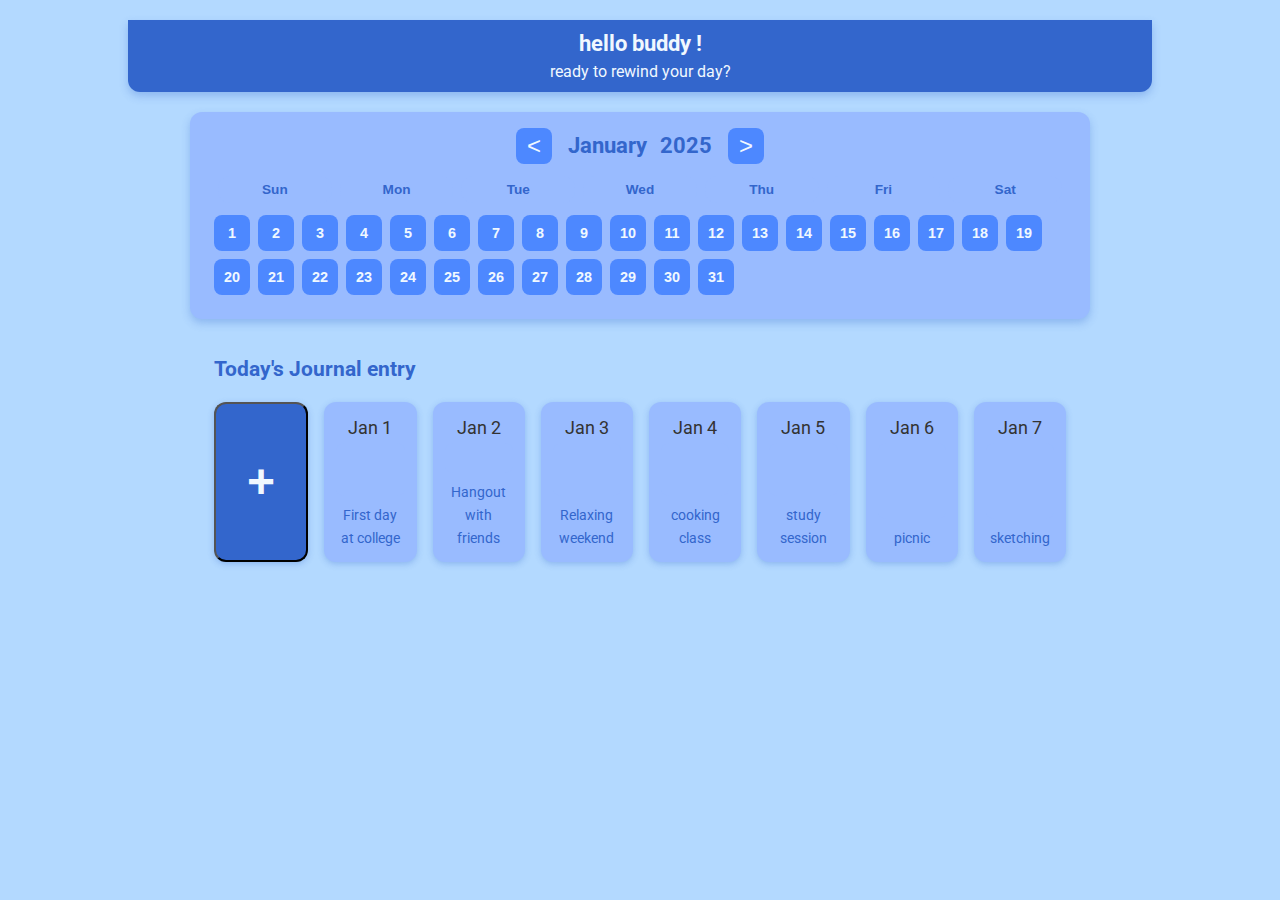
<file: entries.html>
<!DOCTYPE html>
<html lang="en">
<head>
  <meta charset="UTF-8" />
  <meta name="viewport" content="width=device-width, initial-scale=1" />
  <title>Rewind - Entries Page</title>
  <link rel="stylesheet" href="entries.css" />
  <link href="https://fonts.googleapis.com/css2?family=Roboto&display=swap" rel="stylesheet" />
</head>
<body>
  <header class="header-container">
    <p class="header-line1">hello buddy !</p>
    <p class="header-line2">ready to rewind your day?</p>
  </header>

  <section class="calendar-section">
    <div class="month-year">
      <button class="month-nav prev-month" aria-label="Previous Month"><</button>
      <div class="month-year-text">
        <span class="month-name">January</span> <span class="year">2025</span>
      </div>
      <button class="month-nav next-month" aria-label="Next Month">></button>
    </div>

    <div class="weekdays">
      <button class="weekday-btn">Sun</button>
      <button class="weekday-btn">Mon</button>
      <button class="weekday-btn">Tue</button>
      <button class="weekday-btn">Wed</button>
      <button class="weekday-btn">Thu</button>
      <button class="weekday-btn">Fri</button>
      <button class="weekday-btn">Sat</button>
    </div>

    <div class="dates-grid">
      <!-- Dates 1 to 31 for January -->
      <!-- Each date is a button -->
      <!-- For simplicity, showing 31 dates -->
      <button class="date-btn">1</button>
      <button class="date-btn">2</button>
      <button class="date-btn">3</button>
      <button class="date-btn">4</button>
      <button class="date-btn">5</button>
      <button class="date-btn">6</button>
      <button class="date-btn">7</button>
      <button class="date-btn">8</button>
      <button class="date-btn">9</button>
      <button class="date-btn">10</button>
      <button class="date-btn">11</button>
      <button class="date-btn">12</button>
      <button class="date-btn">13</button>
      <button class="date-btn">14</button>
      <button class="date-btn">15</button>
      <button class="date-btn">16</button>
      <button class="date-btn">17</button>
      <button class="date-btn">18</button>
      <button class="date-btn">19</button>
      <button class="date-btn">20</button>
      <button class="date-btn">21</button>
      <button class="date-btn">22</button>
      <button class="date-btn">23</button>
      <button class="date-btn">24</button>
      <button class="date-btn">25</button>
      <button class="date-btn">26</button>
      <button class="date-btn">27</button>
      <button class="date-btn">28</button>
      <button class="date-btn">29</button>
      <button class="date-btn">30</button>
      <button class="date-btn">31</button>
    </div>
  </section>

  <section class="journal-section">
    <p class="journal-title">Today's Journal entry</p>
    <div class="journal-previews">
      <button class="preview-box add-entry" title="Add new entry" id="add-entry-btn">
        <span class="plus-icon">+</span>
      </button>
      <div class="preview-box">
        <div class="entry-date">Jan 1</div>
        <div class="image-placeholder image1"></div>
        <div class="entry-text">First day at college</div>
      </div>
      <div class="preview-box">
        <div class="entry-date">Jan 2</div>
        <div class="image-placeholder image2"></div>
        <div class="entry-text">Hangout with friends</div>
      </div>
      <div class="preview-box">
        <div class="entry-date">Jan 3</div>
        <div class="image-placeholder image3"></div>
        <div class="entry-text">Relaxing weekend</div>
      </div>
      <div class="preview-box">
        <div class="entry-date">Jan 4</div>
        <div class="image-placeholder image4"></div>
        <div class="entry-text">cooking class</div>
      </div>
      <div class="preview-box">
        <div class="entry-date">Jan 5</div>
        <div class="image-placeholder image5"></div>
        <div class="entry-text">study session</div>
      </div>
      <div class="preview-box">
        <div class="entry-date">Jan 6</div>
        <div class="image-placeholder image6"></div>
        <div class="entry-text">picnic</div>
      </div>
      <div class="preview-box">
        <div class="entry-date">Jan 7</div>
        <div class="image-placeholder image7"></div>
        <div class="entry-text">sketching</div>
      </div>
    </div>
  </section>
  <script src="entries.js"></script>
</body>
</html>
</file>
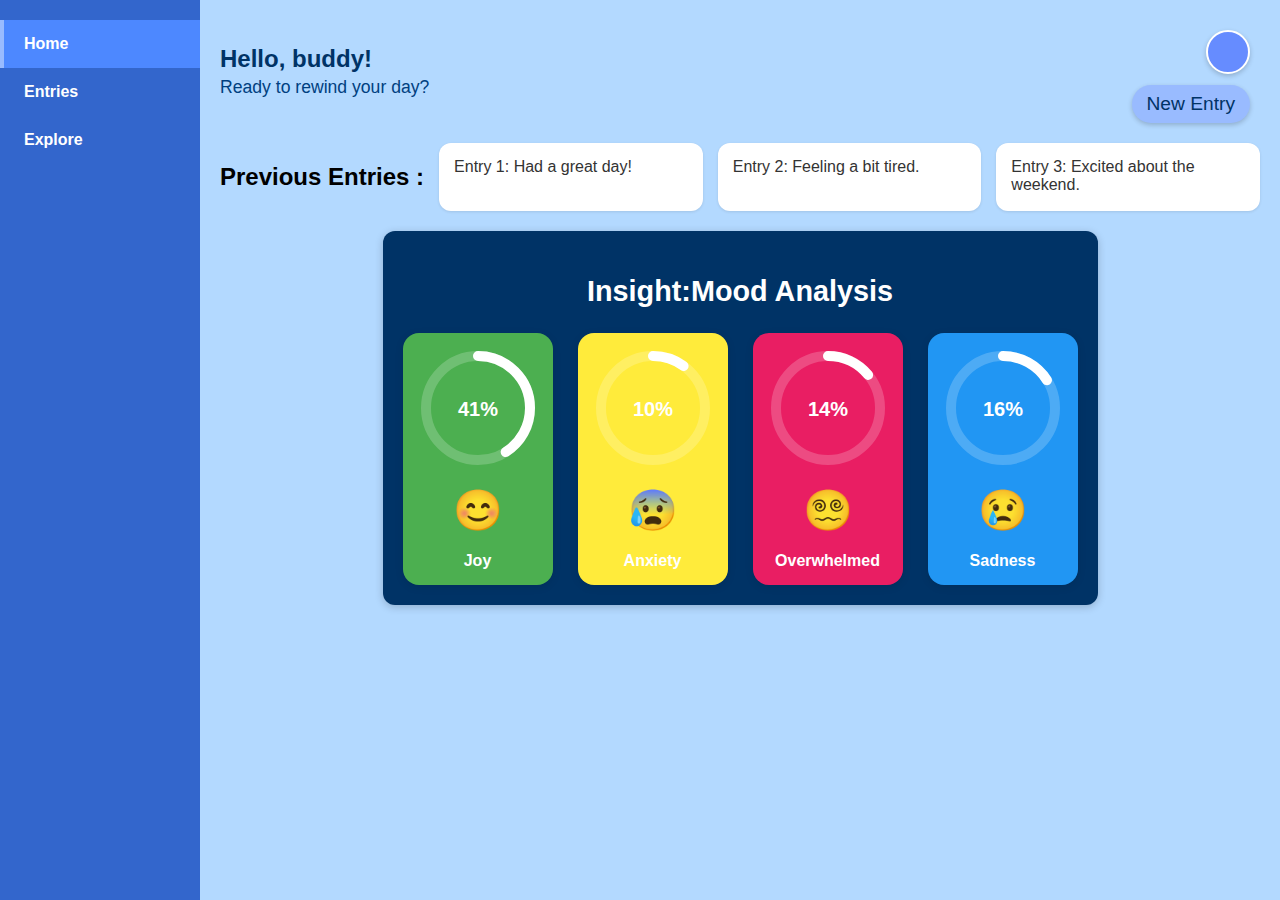
<file: home.html>
<!DOCTYPE html>
<html lang="en">
<head>
  <meta charset="UTF-8" />
  <meta name="viewport" content="width=device-width, initial-scale=1" />
  <title>Rewind - Home Page</title>
  <link rel="stylesheet" href="home.css" />
</head>
<body>
  <div class="sidebar">
    <a href="#" class="active">Home</a>
    <a href="entries.html">Entries</a>
    <a href="explore.html">Explore</a>
    
  </div>

  <div class="main-content">
    <header class="header">
      <div>
        <h1 class="greeting">Hello, <span id="username">buddy</span>!</h1>
        <p class="sub-greeting">Ready to rewind your day?</p>
      </div>
      <button class="new-entry-btn" title="New Entry" aria-label="New Entry" onclick="window.location.href='chatbot.html'">New Entry</button>
      <div class="profile-photo" title="Profile Photo" aria-label="Profile Photo"></div>
    </header>

    <section class="entries-preview">
      <h2>Previous Entries :</h2>
      <div class="entry-item">Entry 1: Had a great day!</div>
      <div class="entry-item">Entry 2: Feeling a bit tired.</div>
      <div class="entry-item">Entry 3: Excited about the weekend.</div>
    </section>

    <!-- Mood Analysis Section -->
    
    <section class="mood-analysis">
      <h2> Insight:Mood Analysis</h2>
      <div class="mood-cards">
        <div class="mood-card joy">
          <svg class="progress-ring" width="120" height="120">
            <circle class="progress-ring__background" stroke="#eee" stroke-width="10" fill="transparent" r="52" cx="60" cy="60"/>
            <circle class="progress-ring__circle" stroke="#4CAF50" stroke-width="10" fill="transparent" r="52" cx="60" cy="60" stroke-linecap="round"/>
            <text x="60" y="68" text-anchor="middle" font-size="24" fill="white" font-weight="bold" class="progress-text">0%</text>
          </svg>
          <div class="mood-icon" aria-label="Joy" style="font-size: 2.5rem; margin-top: 10px;">😊</div>
          <div class="mood-label">Joy</div>
        </div>
    
        <div class="mood-card anxiety">
          <svg class="progress-ring" width="120" height="120">
            <circle class="progress-ring__background" stroke="#eee" stroke-width="10" fill="transparent" r="52" cx="60" cy="60"/>
            <circle class="progress-ring__circle" stroke="#FF5722" stroke-width="10" fill="transparent" r="52" cx="60" cy="60" stroke-linecap="round"/>
            <text x="60" y="68" text-anchor="middle" font-size="24" fill="white" font-weight="bold" class="progress-text">0%</text>
          </svg>
          <div class="mood-icon" aria-label="Anxiety" style="font-size: 2.5rem; margin-top: 10px;">😰</div>
          <div class="mood-label">Anxiety</div>
        </div>
    
        <div class="mood-card overwhelmed">
          <svg class="progress-ring" width="120" height="120">
            <circle class="progress-ring__background" stroke="#eee" stroke-width="10" fill="transparent" r="52" cx="60" cy="60"/>
            <circle class="progress-ring__circle" stroke="#E91E63" stroke-width="10" fill="transparent" r="52" cx="60" cy="60" stroke-linecap="round"/>
            <text x="60" y="68" text-anchor="middle" font-size="24" fill="white" font-weight="bold" class="progress-text">0%</text>
          </svg>
          <div class="mood-icon" aria-label="Overwhelmed" style="font-size: 2.5rem; margin-top: 10px;">😵‍💫</div>
          <div class="mood-label">Overwhelmed</div>
        </div>
    
        <div class="mood-card sadness">
          <svg class="progress-ring" width="120" height="120">
            <circle class="progress-ring__background" stroke="#eee" stroke-width="10" fill="transparent" r="52" cx="60" cy="60"/>
            <circle class="progress-ring__circle" stroke="#2196F3" stroke-width="10" fill="transparent" r="52" cx="60" cy="60" stroke-linecap="round"/>
            <text x="60" y="68" text-anchor="middle" font-size="24" fill="white" font-weight="bold" class="progress-text">0%</text>
          </svg>
          <div class="mood-icon" aria-label="Sadness" style="font-size: 2.5rem; margin-top: 10px;">😢</div>
          <div class="mood-label">Sadness</div>
        </div>
      </div>
    </section>
  </div>

  <script>
    function setProgress(circle, percent) {
      const radius = circle.r.baseVal.value;
      const circumference = 2 * Math.PI * radius;
      const offset = circumference - (percent / 100) * circumference;
      circle.style.strokeDashoffset = offset;
    }

    document.querySelectorAll('.mood-card').forEach(card => {
      const circle = card.querySelector('.progress-ring__circle');
      const text = card.querySelector('.progress-text');
      let percent = 0;

      // Assign percentage based on mood
      if (card.classList.contains('joy')) {
        percent = 60;
      } else if (card.classList.contains('anxiety')) {
        percent = 10;
      } else if (card.classList.contains('overwhelmed')) {
        percent = 14;
      } else if (card.classList.contains('sadness')) {
        percent = 16;
      }

      // Animate the progress ring and text
      let current = 0;
      function animate() {
        if (current <= percent) {
          setProgress(circle, current);
          text.textContent = current + '%';
          current++;
          requestAnimationFrame(animate);
        }
      }
      animate();
    });
  </script>
</body>
</html>
</file>
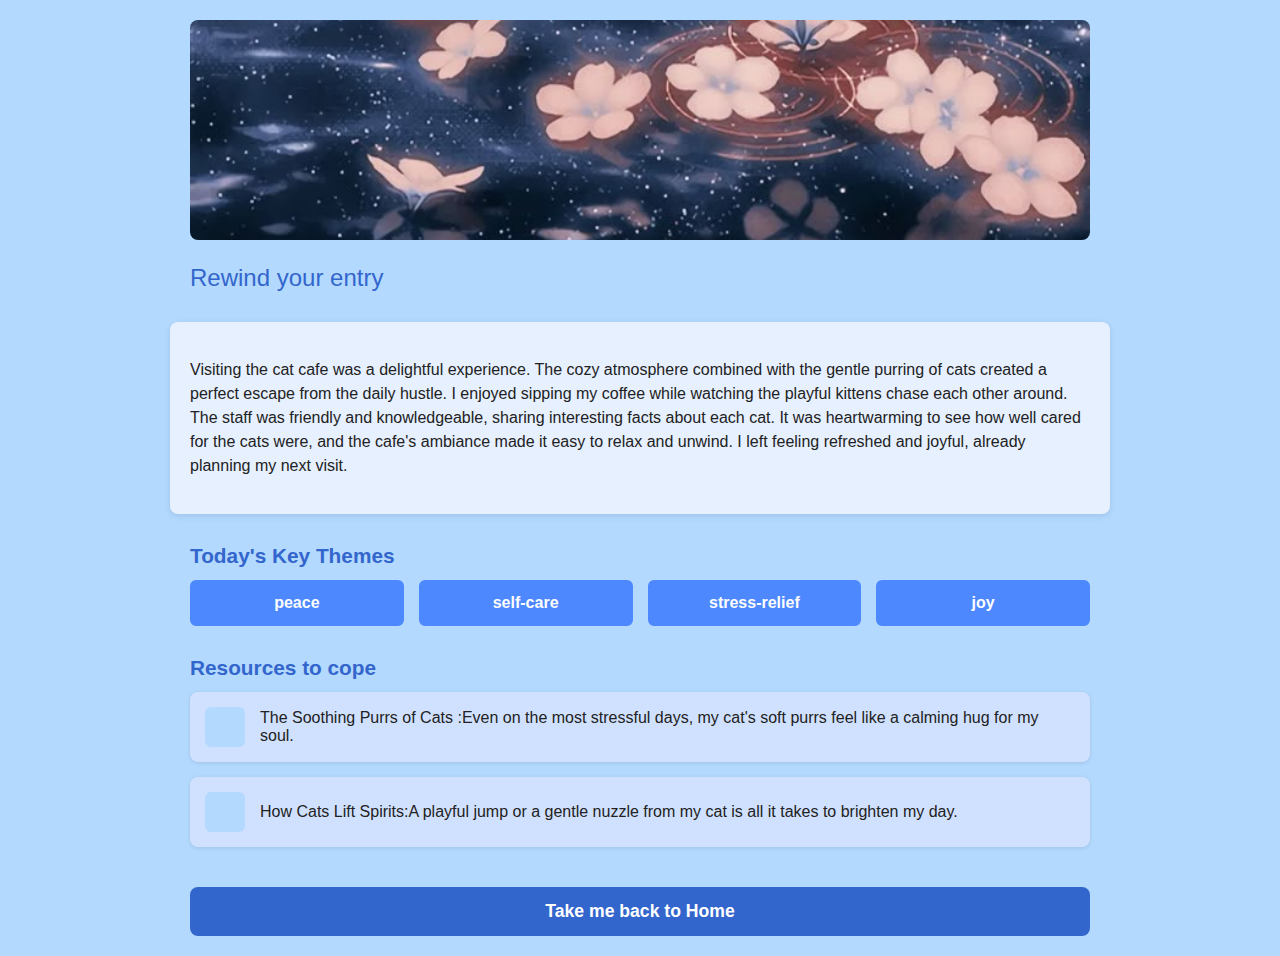
<file: keythemes.html>
<!DOCTYPE html>
<html lang="en">
<head>
    <meta charset="UTF-8" />
    <meta name="viewport" content="width=device-width, initial-scale=1" />
    <title>Rewind - Summary Page</title>
    <link rel="stylesheet" href="keythemes.css" />
</head>
<body>
    <header class="header">
        <div class="header-image-container">
            <div class="header-image"></div> <!-- This will show the image -->
        </div>
        <p class="rewind-text">Rewind your entry</p>
    </header>

    <main>
        <section class="experience-container">
            <p>
                Visiting the cat cafe was a delightful experience. The cozy atmosphere combined with the gentle purring of cats created a perfect escape from the daily hustle. I enjoyed sipping my coffee while watching the playful kittens chase each other around. The staff was friendly and knowledgeable, sharing interesting facts about each cat. It was heartwarming to see how well cared for the cats were, and the cafe's ambiance made it easy to relax and unwind. I left feeling refreshed and joyful, already planning my next visit.
            </p>
        </section>

        <section class="key-themes-section">
            <h2 class="section-title">Today's Key Themes</h2>
            <div class="themes-row">
                <button class="theme-box">peace</button>
                <button class="theme-box">self-care</button>
                <button class="theme-box">stress-relief</button>
                <button class="theme-box">joy</button>
            </div>
        </section>

        <section class="resources-section">
            <h2 class="section-title">Resources to cope</h2>
            <div class="resource-box">
                <div class="resource-image-placeholder" aria-label="Resource image placeholder 1"></div>
                <p class="resource-text">The Soothing Purrs of Cats :Even on the most stressful days, my cat's soft purrs feel like a calming hug for my soul.</p>
            </div>
            <div class="resource-box">
                <div class="resource-image-placeholder" aria-label="Resource image placeholder 2"></div>
                <p class="resource-text">How Cats Lift Spirits:A playful jump or a gentle nuzzle from my cat is all it takes to brighten my day.</p>
            </div>
        </section>
        <div style="max-width: 900px; margin: 40px auto 0 auto; text-align: center;">
            <a href="home.html" class="home-button">Take me back to Home</a>
        </div>
    </main>
    
</body>
</html>
</file>
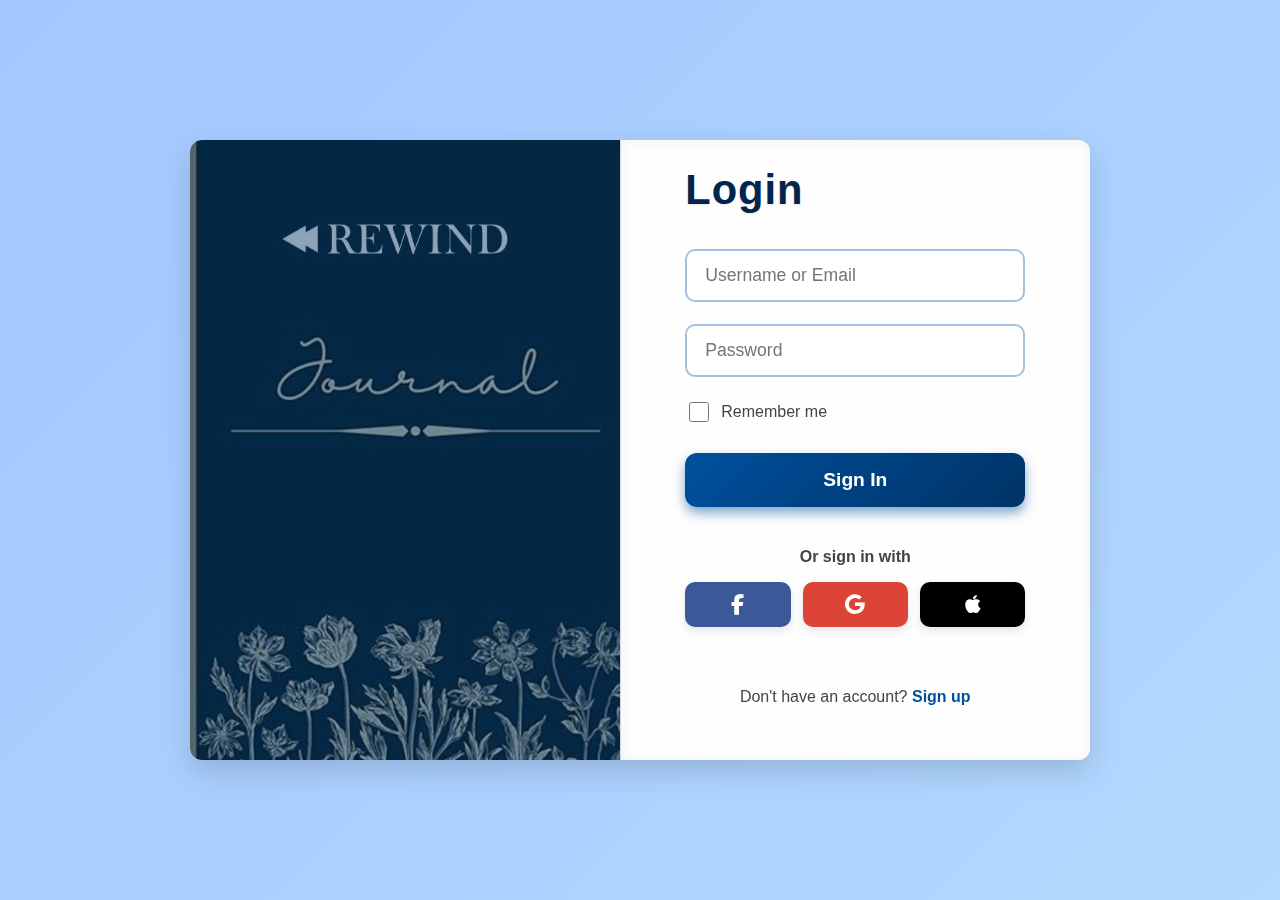
<file: login.html>
<!DOCTYPE html>
<html lang="en">
<head>
    <meta charset="UTF-8" />
    <meta name="viewport" content="width=device-width, initial-scale=1" />
    <title>Rewind - Login Page</title>
    <link rel="stylesheet" href="login.css" />
    <link rel="stylesheet" href="https://cdnjs.cloudflare.com/ajax/libs/font-awesome/6.4.0/css/all.min.css" />
</head>
<body>
    <div class="container">
        <div class="left-panel">
            <div class="overlay"></div>
        </div>
        <div class="right-panel">
            <form class="login-form" aria-label="Login form">
                <h1>Login</h1>
                <label for="username" class="sr-only">Username or Email</label>
                <input type="text" id="username" name="username" placeholder="Username or Email" required />

                <label for="password" class="sr-only">Password</label>
                <input type="password" id="password" name="password" placeholder="Password" required />

                <div class="checkbox-container">
                    <input type="checkbox" id="remember" name="remember" />
                    <label for="remember">Remember me</label>
                </div>

                <button type="submit" class="btn-primary">Sign In</button>

                <div class="social-login">
                    <p>Or sign in with</p>
                    <div class="social-buttons">
                        <button type="button" class="btn-social facebook" aria-label="Sign in with Facebook">
                            <i class="fab fa-facebook-f"></i> 
                        </button>
                        <button type="button" class="btn-social google" aria-label="Sign in with Google">
                            <i class="fab fa-google"></i> 
                        </button>
                        <button type="button" class="btn-social apple" aria-label="Sign in with Apple">
                            <i class="fab fa-apple"></i> 
                        </button>
                    </div>
                </div>

                <div class="signup-line">
                    <p>Don't have an account? <a href="#" class="sign-up">Sign up</a></p>
                </div>

                <footer class="app-footer">
                   
                </footer>
            </form>
        </div>
    </div>
    <script src="login.js"></script>
</body>
</html>
</file>
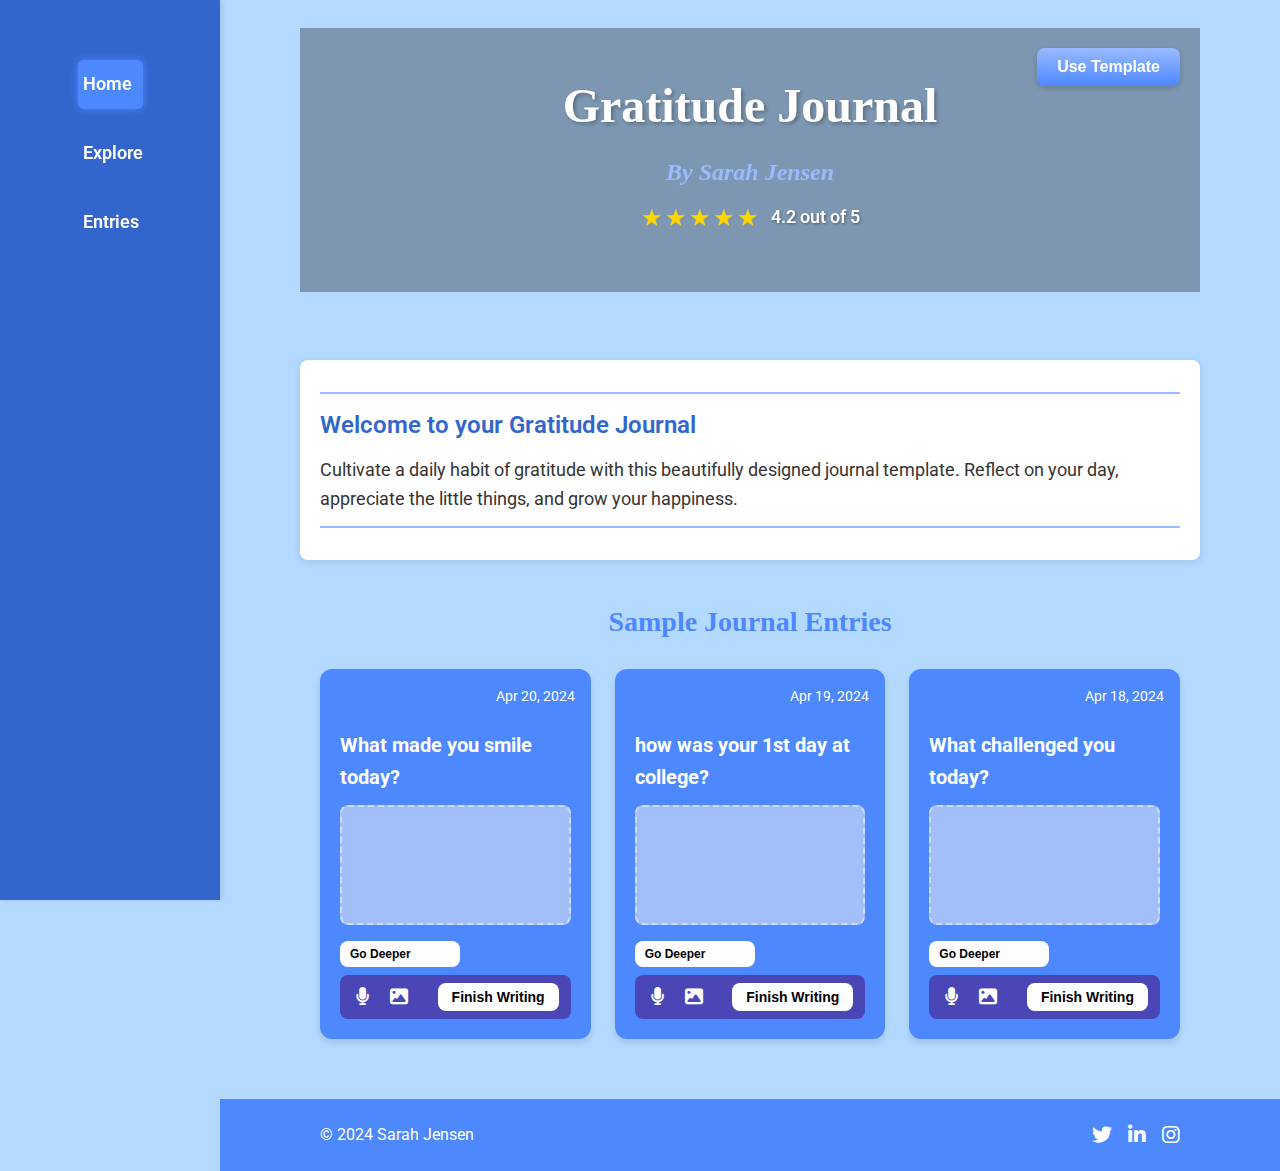
<file: template.html>
<!DOCTYPE html>
<html lang="en">
<head>
  <meta charset="UTF-8" />
  <meta name="viewport" content="width=device-width, initial-scale=1" />
  <title>Gratitude Journal</title>
  <link href="https://fonts.googleapis.com/css2?family=Roboto&display=swap" rel="stylesheet" />
  <link rel="stylesheet" href="template.css" />
  <!-- Font Awesome CDN for icons -->
  <link rel="stylesheet" href="https://cdnjs.cloudflare.com/ajax/libs/font-awesome/6.4.0/css/all.min.css" />
</head>
<body>
  <aside class="sidebar">
    <nav class="sidebar-nav">
      <ul>
        <li><a href="home.html" class="active"><i class=""></i> Home</a></li>
        <li><a href="explore.html"><i class=""></i> Explore</a></li>
        <li><a href="entries.html"><i class=""></i> Entries</a></li>
      </ul>
    </nav>
  </aside>

  <main class="main-content">
    <header class="header">
      <div class="header-overlay">
        <h1 class="title">Gratitude Journal</h1>
        <h2 class="subtitle">By Sarah Jensen</h2>
        <div class="rating-container">
          <div class="stars" aria-label="4.2 out of 5 stars">
            <span class="star">&#9733;</span>
            <span class="star">&#9733;</span>
            <span class="star">&#9733;</span>
            <span class="star">&#9733;</span>
            <span class="star half">&#9733;</span>
          </div>
          <span class="rating-text">4.2 out of 5</span>
        </div>
        <button class="cta-button" onclick="window.location.href='image-entry.html'">Use Template</button>
      </div>
    </header>

    <section class="description-section">
      <hr class="divider" />
      <div class="description-content">
        <h3>Welcome to your Gratitude Journal</h3>
        <p>
          Cultivate a daily habit of gratitude with this beautifully designed journal template. Reflect on your day, appreciate the little things, and grow your happiness.
        </p>
      </div>
      <hr class="divider" />
    </section>

    <section class="template-preview">
      <h3 class="section-heading">Sample Journal Entries</h3>
      <div class="entries-container">
        <article class="entry-card">
          <div class="entry-date">Apr 20, 2024</div>
          <p class="entry-prompt">What made you smile today?</p>
          <div class="image-placeholder image-placeholder-1" aria-label="Image placeholder 1"></div>
          <div class="entry-buttons">
            <button class="primary-btn small-btn">Go Deeper</button>
            <div class="action-container">
              <div class="icon-group">
                <button class="icon-btn" aria-label="Voice"><i class="fas fa-microphone"></i></button>
                <button class="icon-btn" aria-label="Gallery"><i class="fas fa-image"></i></button>
              </div>
              <button class="finish-btn">Finish Writing</button>
            </div>
          </div>
        </article>
        <article class="entry-card">
          <div class="entry-date">Apr 19, 2024</div>
          <p class="entry-prompt">how was your 1st day at college?</p>
          <div class="image-placeholder image-placeholder-2" aria-label="Image placeholder 2"></div>
          <div class="entry-buttons">
            <button class="primary-btn small-btn">Go Deeper</button>
            <div class="action-container">
              <div class="icon-group">
                <button class="icon-btn" aria-label="Voice"><i class="fas fa-microphone"></i></button>
                <button class="icon-btn" aria-label="Gallery"><i class="fas fa-image"></i></button>
              </div>
              <button class="finish-btn">Finish Writing</button>
            </div>
          </div>
        </article>
        <article class="entry-card">
          <div class="entry-date">Apr 18, 2024</div>
          <p class="entry-prompt">What challenged you today?</p>
          <div class="image-placeholder image-placeholder-3" aria-label="Image placeholder 3"></div>
          <div class="entry-buttons">
            <button class="primary-btn small-btn">Go Deeper</button>
            <div class="action-container">
              <div class="icon-group">
                <button class="icon-btn" aria-label="Voice"><i class="fas fa-microphone"></i></button>
                <button class="icon-btn" aria-label="Gallery"><i class="fas fa-image"></i></button>
              </div>
              <button class="finish-btn">Finish Writing</button>
            </div>
          </div>
        </article>
      </div>
    </section>

    <footer class="footer">
      <div class="footer-content">
        <p>© 2024 Sarah Jensen</p>
        <div class="social-icons">
          <a href="#" aria-label="Twitter" class="social-link"><i class="fab fa-twitter"></i></a>
          <a href="#" aria-label="LinkedIn" class="social-link"><i class="fab fa-linkedin-in"></i></a>
          <a href="#" aria-label="Instagram" class="social-link"><i class="fab fa-instagram"></i></a>
        </div>
      </div>
    </footer>
  </main>
  <script src="template.js"></script>
</body>
</html>
</file>
<file: entries.css>
*{ 
  box-sizing: border-box; 
  margin: 0; 
  padding: 0; 
}
body {
font-family: 'Roboto', Arial, sans-serif;
background-color: #b3d9ff;
color: #333333;
line-height: 1.6;
font-size: 18px;
display: flex;
min-height: 100vh;
flex-direction: column;
align-items: center;
}

.header-container {
background-color: #3366cc;
color: #f0f8ff;
padding: 12px 48px;
text-align: center;
border-radius: 0 0 12px 12px;
line-height: 1.3;
font-weight: 500;
font-size: 1.2rem;
max-height: 4.5rem; /* enough for two lines */
display: flex;
flex-direction: column;
justify-content: center;
width: 80%;
margin: 20px auto 0 auto;
box-shadow: 0 4px 8px rgba(51, 102, 204, 0.3);
}

.header-line1 {
margin: 0;
font-weight: 700;
font-size: 1.4rem;
}

.header-line2 {
margin: 0;
font-weight: 400;
font-size: 1rem;
margin-top: 4px;
}

.calendar-section {
background-color: #99bbff;
margin: 20px auto 10px auto;
padding: 16px 24px 24px 24px;
width: 80%;
max-width: 900px;
border-radius: 12px;
box-shadow: 0 4px 8px rgba(51, 102, 204, 0.3);
user-select: none;
}

.month-year {
display: flex;
justify-content: center;
align-items: center;
gap: 16px;
margin-bottom: 12px;
}

.month-nav {
background-color: #4d88ff;
border: none;
color: #f0f8ff;
font-size: 1.5rem;
width: 36px;
height: 36px;
border-radius: 8px;
cursor: pointer;
transition: background-color 0.3s ease;
user-select: none;
}

.month-nav:hover {
background-color: #3366cc;
}

.month-year-text {
font-weight: 700;
font-size: 1.4rem;
color: #3366cc;
user-select: none;
}

.month-name {
margin-right: 8px;
}

.weekdays {
display: flex;
justify-content: space-between;
margin-bottom: 12px;
}

.weekday-btn {
background-color: #99bbff;
border: none;
border-radius: 12px;
padding: 6px 10px;
font-size: 0.85rem;
font-weight: 600;
color: #3366cc;
cursor: pointer;
flex: 1 1 0;
margin: 0 4px;
user-select: none;
transition: background-color 0.3s ease;
}

.weekday-btn:hover {
background-color: #4d88ff;
color: #f0f8ff;
}

.dates-grid {
display: flex;
flex-wrap: wrap;
gap: 8px;
justify-content: flex-start;
}

.date-btn {
background-color: #4d88ff;
border: none;
border-radius: 8px;
width: 36px;
height: 36px;
font-size: 0.9rem;
font-weight: 600;
color: #f0f8ff;
cursor: pointer;
user-select: none;
transition: background-color 0.3s ease;
}

.date-btn:hover {
background-color: #3366cc;
}

.journal-section {
width: 80%;
max-width: 900px;
margin: 24px auto 40px auto;
padding: 0 24px;
}

.journal-title {
font-weight: 700;
font-size: 1.3rem;
margin-bottom: 16px;
color: #3366cc;
user-select: none;
}

.journal-previews {
display: flex;
gap: 16px;
justify-content: flex-start;
}

.preview-box {
background-color: #99bbff;
border-radius: 12px;
box-shadow: 0 2px 6px rgba(51, 102, 204, 0.3);
width: 160px;
height: 160px;
display: flex;
flex-direction: column;
align-items: center;
padding: 12px;
cursor: pointer;
transition: box-shadow 0.3s ease;
user-select: none;
}

.preview-box:hover {
box-shadow: 0 4px 12px rgba(51, 102, 204, 0.6);
}

.add-entry {
background-color: #3366cc;
color: #f0f8ff;
font-size: 3rem;
font-weight: 700;
display: flex;
justify-content: center;
align-items: center;
user-select: none;
}

.add-entry:hover {
background-color: #254a99;
}

.plus-icon {
line-height: 1;
}

.image-placeholder {
background-color: #99bbff;
border-radius: 8px;
width: 100%;
height: 90px;
margin-bottom: 8px;
background-size: cover;
background-position: center;
user-select: none;
}

/* Image placeholders for adding image URLs /
/ Replace the url('') with your image link */

.image1 {
background-image: url('https://i.pinimg.com/736x/3b/ad/46/3bad46d0d9a35c86c14cda8fbc4710c2.jpg');
}

.image2 {
background-image: url('https://i.pinimg.com/736x/ba/8b/40/ba8b40d82ad1f342b3bd4a3bd20b0a1c.jpg');
}

.image3 {
background-image: url('https://i.pinimg.com/474x/fa/d2/2e/fad22ea0b49f0b4ff0621da0aeb7ca63.jpg');
}

.image4 {
  background-image: url('https://i.pinimg.com/736x/1d/91/25/1d912547cb4837c0cbcdbdb63f251743.jpg');
  }

.image5 {
  background-image: url('https://i.pinimg.com/736x/9d/76/a0/9d76a04232322e1b319cbafba56ac195.jpg');
  }

.image6 {
  background-image: url('https://i.pinimg.com/736x/41/78/a8/4178a8814f65814d569a00d4a6ca6291.jpg');
  }

.image7 {
  background-image: url('https://i.pinimg.com/736x/71/18/82/7118822518e402a4c977d71f4e27ff71.jpg');
  }
    

.entry-text {
font-size: 0.9rem;
color: #3366cc;
text-align: center;
user-select: none;
flex-grow: 1;
display: flex;
align-items: center;
justify-content: center;
padding: 0 4px;
}
</file>
<file: keythemes.css>
body {
    font-family: 'Segoe UI', Tahoma, Geneva, Verdana, sans-serif;
    background-color: #b3d9ff;
    color: #222222;
    margin: 0;
    padding: 20px;
}

.header {
    max-width: 900px;
    margin: 0 auto 30px auto;
}

.edit-button {
    background: none;
    border: none;
    cursor: pointer;
    padding: 0;
    margin-right: 10px;
    display: flex;
    align-items: center;
}

.edit-button svg {
    fill: white;
    transition: fill 0.3s ease;
}

.edit-button:hover svg {
    fill: #b3d9ff;
}


.rewind-text {
    font-size: 1.5rem;
    font-weight: 500;
    color: #3366cc;
    margin-left: 0;
    margin-bottom: 25px;
}

.experience-container {
    max-width: 900px;
    background-color: #e6f0ff;
    border-radius: 8px;
    padding: 20px;
    margin: 0 auto 30px auto;
    box-shadow: 0 2px 6px rgba(0,0,0,0.1);
    font-size: 1rem;
    line-height: 1.5;
    color: #222222;
}

.key-themes-section {
    max-width: 900px;
    margin: 0 auto 20px auto;
}

.section-title {
    font-size: 1.3rem;
    font-weight: 600;
    margin-bottom: 12px;
    color: #3366cc;
    text-align: left;
}

.themes-row {
    display: flex;
    gap: 15px;
    max-width: 900px;
    margin-bottom: 30px;
}

.theme-box {
    flex: 1;
    background-color: #4d88ff;
    border: 2px solid #4d88ff;
    border-radius: 6px;
    padding: 12px 0;
    font-size: 1rem;
    font-weight: 600;
    color: #fdfdfd;
    cursor: pointer;
    text-align: center;
    transition: background-color 0.3s ease, border-color 0.3s ease;
}

.theme-box:hover {
    background-color: #4d88ff;
    border-color: #3366cc;
    color: white;
}

.resources-section {
    max-width: 900px;
    margin: 0 auto;
}

.resource-box {
    display: flex;
    align-items: center;
    background-color: #d0e1ff;
    border-radius: 8px;
    padding: 10px 15px;
    margin-bottom: 15px;
    cursor: pointer;
    max-width: 900px;
    height: 50px;
    box-shadow: 0 1px 4px rgba(0,0,0,0.1);
    transition: background-color 0.3s ease;
}

.resource-box:hover {
    background-color: #4d88ff;
    color: white;
}

.resource-image-placeholder {
    width: 40px;
    height: 40px;
    background-color: #b3d9ff;
    border-radius: 6px;
    margin-right: 15px;
    flex-shrink: 0;
    background-size: cover;
    background-position: center;
    background-image: url('https://i.pinimg.com/736x/f9/b9/e0/f9b9e085329dfc1a86d3aad0036bb826.jpg');
}

.resource-text {
    font-size: 1rem;
    font-weight: 500;
}

.home-button {
    display: block;
    width: 100%;
    background-color: #3366cc;
    color: white;
    font-size: 1.1rem;
    font-weight: 600;
    padding: 14px 0;
    text-align: center;
    border-radius: 8px;
    text-decoration: none;
    transition: background-color 0.3s ease;
}

.home-button:hover {
    background-color: #254b8b;
}

/* Responsive for laptop width */
@media (max-width: 960px) {
    body {
        padding: 15px;
    }
    .themes-row {
        flex-wrap: wrap;
    }
    .theme-box {
        flex: 1 1 45%;
        margin-bottom: 10px;
    }
}
.header-image-container {
    position: relative;
    width: 100%;
    height: 220px;
    border-radius: 8px;
    overflow: hidden;
    margin-bottom: 15px;
}

.header-image {
    background-image: url(images/header1.jpeg);
    width: 100%;
    height: 100%;
    background-size: cover;
    background-position: center;
    background-color: #5eaeff; /* Fallback color */
}

.page-title {
    font-size: 1.8rem;
    font-weight: 600;
    margin: 0;
    color: white;
    text-shadow: 1px 1px 3px rgba(0, 0, 0, 0.8);
}
/* Summary Styles */
.summary-header {
    font-size: 1.3rem;
    font-weight: 600;
    color: #3366cc;
    margin-bottom: 10px;
    padding-bottom: 5px;
    border-bottom: 2px solid #3366cc;
}

.summary-content {
    font-size: 1rem;
    line-height: 1.6;
    color: #222222;
}

.summary-content p {
    margin-bottom: 10px;
}

.summary-content strong {
    color: #3366cc;
}
</file>
<file: home.css>
/* Basic reset and base styles */
body {
  margin: 0;
  font-family: Arial, sans-serif;
  display: flex;
  height: 100vh;
  background-color: #b3d9ff; /* soft baby blue background */
}

/* Sidebar styling */
.sidebar {
  width: 200px;
  background-color: #3366cc; /* nice medium blue */
  color: white;
  display: flex;
  flex-direction: column;
  padding-top: 20px;
}

.sidebar a {
  color: white;
  text-decoration: none;
  padding: 15px 20px;
  font-weight: bold;
  border-left: 4px solid transparent;
  transition: background-color 0.3s, border-left 0.3s;
}

.sidebar a:hover,
.sidebar a.active {
  background-color: #4d88ff; /* lighter blue on hover and active */
  border-left: 4px solid #99bbff;
}

/* Main content area */
.main-content {
  flex: 1;
  display: flex;
  flex-direction: column;
  padding: 20px;
  overflow-y: auto;
}

/* Header styles */
.header {
  display: flex;
  justify-content: space-between;
  align-items: center;
  margin-bottom: 20px;
  gap: 15px;
  position: relative; /* for positioning profile photo */
}

/* Make sure the button and profile photo stack nicely */
.header > .new-entry-btn,
.header > .profile-photo {
  display: block;
}

/* Profile photo styling */
.profile-photo {
  position: absolute;
  top: 10px;
  right: 10px;
  width: 40px;
  height: 40px;
  border-radius: 50%;
  background-color: #668cff; /* medium baby blue */
  box-shadow: 0 2px 5px rgba(0,0,0,0.2);
  cursor: pointer;
  border: 2px solid white;
  background-size: cover;
  background-position: center;
  transition: box-shadow 0.3s ease;
}

.profile-photo:hover {
  box-shadow: 0 0 8px 2px #335dcc;
}

/* New Entry button styles */
.new-entry-btn {
  margin-top: 65px; /* space below profile photo */
  margin-right: 10px;
  align-self: flex-end;
  background-color: #99bbff; /* light baby blue */
  border: none;
  color: #003366; /* dark blue */
  font-size: 1.2rem;
  padding: 8px 15px;
  border-radius: 20px;
  cursor: pointer;
  box-shadow: 0 2px 5px rgba(0,0,0,0.2);
  transition: background-color 0.3s ease;
}

.new-entry-btn:hover {
  background-color: #668cff; /* medium baby blue */
  color: white;
}

/* Greeting text */
.greeting {
  font-size: 1.5rem;
  font-weight: bold;
  color: #003366;
  margin: 0;
}

.sub-greeting {
  font-size: 1.1rem;
  color: #004080;
  margin-top: 4px;
  margin-bottom: 0;
}

/* Previous entries section */
.entries-preview {
  display: flex;
  gap: 15px;
  margin-bottom: 20px;
}

.entry-item {
  background: white;
  padding: 15px;
  border-radius: 12px;
  box-shadow: 0 1px 3px rgba(0,0,0,0.1);
  flex: 1;
  font-size: 1rem;
  color: #333;
}

/* Insights button */
.insights-btn {
  background-color: #668cff;
  color: white;
  border: none;
  padding: 10px 20px;
  font-size: 1.1rem;
  border-radius: 6px;
  cursor: pointer;
  margin-bottom: 10px;
  width: 150px;
  box-shadow: 0 2px 5px rgba(0,0,0,0.2);
  transition: background-color 0.3s ease;
}

.insights-btn:hover {
  background-color: #335dcc;
}

/* Mood tracker container */
.mood-tracker {
  background: white;
  padding: 15px;
  border-radius: 8px;
  box-shadow: 0 1px 3px rgba(0,0,0,0.1);
}

.mood-tracker h2 {
  margin-top: 0;
  margin-bottom: 10px;
  font-size: 1.3rem;
  border-bottom: 1px solid #ddd;
  padding-bottom: 5px;
  color: #003366;
}

/* Mood options */
.moods {
  display: flex;
  gap: 15px;
  flex-wrap: wrap;
}

.mood {
  background-color: #cce0ff;
  padding: 10px 15px;
  border-radius: 20px;
  cursor: pointer;
  user-select: none;
  font-weight: 600;
  color: #003366;
  transition: background-color 0.3s, color 0.3s;
  display: flex;
  flex-direction: column;
  align-items: center;
  gap: 6px;
}

.mood:hover,
.mood.selected {
  background-color: #668cff;
  color: white;
}

/* Emoji style */
.emoji {
  font-size: 1.8rem;
  line-height: 1;
}

/* Mood Cards Section */
.mood-cards-section {
  background: white;
  padding: 20px;
  border-radius: 12px;
  box-shadow: 0 1px 5px rgba(0,0,0,0.1);
  margin-top: 20px;
}

.mood-cards-section h2 {
  font-size: 1.5rem;
  color: #003366;
  margin-bottom: 15px;
}

.mood-cards-container {
  display: flex;
  justify-content: space-between;
  gap: 20px;
  flex-wrap: nowrap;
  max-width: 1000px;
  margin: 0 auto;
}

.mood-card {
  flex: 1 1 0;
  background-color: #eee;
  border-radius: 16px;
  padding: 15px;
  text-align: center;
  box-shadow: 0 2px 8px rgba(0,0,0,0.1);
  display: flex;
  flex-direction: column;
  align-items: center;
  gap: 12px;
  min-width: 140px;
  max-width: 180px;
}

.mood-card.joy {
  background-color: #4CAF50;
  color: white;
}

.mood-card.anxiety {
  background-color: #FFEB3B;
  color: #333;
}

.mood-card.overwhelmed {
  background-color: #E91E63;
  color: white;
}

.mood-card.sadness {
  background-color: #2196F3;
  color: white;
}

.mood-icon {
  font-size: 2.5rem;
  line-height: 1;
}

.mood-label {
  font-size: 1rem;
  font-weight: 600;
}

/* Mood Analysis Section */
.mood-analysis {
  background: #003366; /* Dark blue background for contrast */
  padding: 20px;
  border-radius: 12px;
  max-width: 900px;
  margin: 0 auto 30px;
  box-shadow: 0 2px 8px rgba(0,0,0,0.2);
  text-align: center;
  color: white;
}

.mood-analysis h2 {
  margin-bottom: 25px;
  font-size: 1.8rem;
  font-weight: bold;
  color: white;
}

.mood-cards {
  display: flex;
  justify-content: space-between;
  flex-wrap: nowrap;
  gap: 25px;
}

.mood-card {
  display: flex;
  flex-direction: column;
  align-items: center;
  width: 120px;
  min-width: 120px;
}

.mood-label {
  margin-top: 10px;
  font-weight: 600;
  font-size: 1rem;
  color: white;
}

/* SVG circle background */
.progress-ring__background {
  stroke: rgba(255, 255, 255, 0.2);
  transition: stroke-dashoffset 0.35s;
}

/* SVG circle progress */
.progress-ring__circle {
  transform: rotate(-90deg);
  transform-origin: 50% 50%;
  stroke-dasharray: 326.72; /* 2 * PI * 52 */
  stroke-dashoffset: 326.72;
  transition: stroke-dashoffset 1s ease-out;
  stroke: white; /* White stroke for progress */
  stroke-linecap: round;
}

/* Percentage text inside circle */
.progress-text {
  fill: white;
  font-weight: bold;
  font-size: 20px;
  user-select: none;
}

/* Responsive adjustments */
@media (max-width: 1100px) {
  .mood-cards-container {
    max-width: 90%;
    gap: 15px;
  }
  .mood-card {
    min-width: 120px;
    max-width: 160px;
    padding: 12px;
  }
  .mood-icon {
    font-size: 2rem;
  }
  .progress-text {
    font-size: 18px;
  }
}

@media (max-width: 768px) {
  .mood-cards-container {
    flex-wrap: wrap;
    justify-content: center;
  }
  .mood-card {
    flex: 1 1 45%;
    margin-bottom: 20px;
  }
}

@media (max-width: 480px) {
  .mood-card {
    flex: 1 1 100%;
  }
}

/* Responsive styles */
@media (max-width: 900px) {
  body {
    flex-direction: column;
    height: auto;
  }

  .sidebar {
    width: 100%;
    flex-direction: row;
    padding: 10px 0;
    justify-content: space-around;
  }

  .sidebar a {
    padding: 10px 15px;
    border-left: none;
    border-bottom: 3px solid transparent;
  }

  .sidebar a:hover,
  .sidebar a.active {
    border-left: none;
    border-bottom: 3px solid #99bbff;
    background-color: transparent;
  }

  .main-content {
    padding: 15px 10px;
  }

  .header {
    flex-direction: column;
    align-items: flex-start;
    gap: 10px;
  }

  .header > .new-entry-btn,
  .header > .profile-photo {
    position: static;
    margin: 0;
    align-self: flex-start;
  }

  .profile-photo {
    width: 35px;
    height: 35px;
    border: 2px solid #668cff;
    box-shadow: none;
  }

  .new-entry-btn {
    margin-top: 0;
    margin-right: 0;
    width: 100%;
    max-width: 200px;
  }

  .entries-preview {
    flex-direction: column;
  }

  .entry-item {
    width: 100%;
  }

  .insights-btn {
    width: 100%;
    max-width: 200px;
  }

  .moods {
    justify-content: space-between;
  }

  .mood {
    flex: 1 1 45%;
    margin-bottom: 10px;
  }
}

@media (max-width: 500px) {
  .sidebar {
    flex-direction: column;
    width: 100%;
  }

  .sidebar a {
    padding: 10px;
    text-align: center;
  }

  .mood {
    flex: 1 1 100%;
  }
}
</file>
<file: login.css>
/* Reset and base styles */

* {
  box-sizing: border-box;
}

body {
  margin: 0;
  font-family: 'Segoe UI', Tahoma, Geneva, Verdana, sans-serif;
  background: linear-gradient(135deg, #a3c7ff, #b3d9ff);
  color: #222;
  height: 100vh;
  display: flex;
  justify-content: center;
  align-items: center;
}

.container {
  display: flex;
  width: 90vw;
  max-width: 900px;
  height: 620px;
  box-shadow: 0 12px 30px rgba(0, 0, 0, 0.15);
  border-radius: 12px;
  overflow: hidden;
  background-color: #ffffffee;
  backdrop-filter: saturate(180%) blur(20px);
}

/* Left panel with background image and overlay */
.left-panel {
  flex: 1;
  background-image: url('images/rewind_logo.jpg');
  background-size: cover;
  background-position: center;
  position: relative;
  transition: transform 0.3s ease;
  display: flex;
  flex-direction: column;
  align-items: flex-start;
  padding: 20px;
  color: #00264d;
  font-family: 'Segoe UI', Tahoma, Geneva, Verdana, sans-serif;
  font-weight: 900;
  font-size: 2.5rem;
  text-shadow: 2px 2px 6px rgba(255, 255, 255, 0.8);
  user-select: none;
  z-index: 10;
}

.left-panel .rewind-text {
  margin-bottom: auto;
}

/* Overlay */
.left-panel .overlay {
  position: absolute;
  top: 0;
  left: 0;
  right: 0;
  bottom: 0;
  background: rgba(0, 51, 102, 0.45);
  mix-blend-mode: multiply;
  z-index: 1;
}

/* Right panel with form */
.right-panel {
  flex: 1;
  background-color: #fefefe;
  display: flex;
  justify-content: center;
  align-items: center;
  padding: 50px 40px;
  box-shadow: inset 0 0 15px rgba(0,0,0,0.05);
  border-left: 1px solid #d1d9e6;
  position: relative;
  z-index: 5;
}

.login-form {
  width: 100%;
  max-width: 340px;
  display: flex;
  flex-direction: column;
}

.login-form h1 {
  font-size: 2.6rem;
  font-weight: 800;
  margin-bottom: 35px;
  color: #00264d;
  letter-spacing: 1px;
  text-shadow: 0 1px 2px rgba(0,0,0,0.1);
}

.login-form input[type="text"],
.login-form input[type="password"] {
  padding: 14px 18px;
  margin-bottom: 22px;
  border: 2px solid #a3c1e0;
  border-radius: 10px;
  font-size: 1.1rem;
  transition: border-color 0.3s ease, box-shadow 0.3s ease;
  box-shadow: inset 0 1px 3px rgba(255,255,255,0.7);
}

.login-form input[type="text"]:focus,
.login-form input[type="password"]:focus {
  border-color: #004a99;
  box-shadow: 0 0 8px rgba(0, 74, 153, 0.5);
  outline: none;
}

.checkbox-container {
  display: flex;
  align-items: center;
  margin-bottom: 28px;
}

.checkbox-container input[type="checkbox"] {
  margin-right: 12px;
  width: 20px;
  height: 20px;
  cursor: pointer;
  accent-color: #00509e;
  border-radius: 4px;
}

.checkbox-container label {
  font-size: 1rem;
  color: #444;
  user-select: none;
}

.btn-primary {
  background: linear-gradient(135deg, #00509e, #003366);
  color: white;
  padding: 16px 0;
  border: none;
  border-radius: 12px;
  font-size: 1.2rem;
  font-weight: 700;
  cursor: pointer;
  transition: background 0.4s ease, box-shadow 0.3s ease;
  margin-bottom: 25px;
  box-shadow: 0 6px 12px rgba(0, 80, 158, 0.5);
}

.btn-primary:hover,
.btn-primary:focus {
  background: linear-gradient(135deg, #003366, #001a33);
  box-shadow: 0 8px 20px rgba(0, 51, 102, 0.7);
  outline: none;
}

.links {
  display: flex;
  justify-content: space-between;
  font-size: 1rem;
}

.links a {
  color: #004a99;
  text-decoration: none;
  font-weight: 600;
  transition: color 0.3s ease;
}

.links a:hover,
.links a:focus {
  color: #00264d;
  outline: none;
}

/* Accessibility: visually hidden class for screen reader only labels */
.sr-only {
  position: absolute;
  width: 1px;
  height: 1px;
  padding: 0;
  margin: -1px;
  overflow: hidden;
  clip: rect(0,0,0,0);
  border: 0;
}

/* Social media icons colorful */
.fab.fa-facebook-f {
  color: #3b5998;
}

.fab.fa-google {
  color: #db4437;
}

.fab.fa-apple {
  color: #000000;
}

.social-login {
  text-align: center;
  margin-bottom: 25px;
  color: #444;
  font-weight: 600;
  font-size: 1rem;
  font-family: 'Segoe UI', Tahoma, Geneva, Verdana, sans-serif;
}

.social-buttons {
  display: flex;
  justify-content: space-between;
  margin-top: 12px;
  gap: 12px;
}

.btn-social {
  flex: 1;
  padding: 12px 0;
  border: none;
  border-radius: 10px;
  font-size: 1rem;
  font-weight: 600;
  cursor: pointer;
  color: white;
  display: flex;
  align-items: center;
  justify-content: center;
  gap: 8px;
  box-shadow: 0 4px 10px rgba(0,0,0,0.1);
  transition: background-color 0.3s ease, box-shadow 0.3s ease;
}

.btn-social i {
  font-size: 1.3rem;
  color: white !important;
}

/* Facebook button */
.btn-social.facebook {
  background-color: #3b5998;
}

.btn-social.facebook:hover,
.btn-social.facebook:focus {
  background-color: #2d4373;
  box-shadow: 0 6px 14px rgba(59, 89, 152, 0.7);
  outline: none;
}

/* Google button */
.btn-social.google {
  background-color: #db4437;
}

.btn-social.google:hover,
.btn-social.google:focus {
  background-color: #a33224;
  box-shadow: 0 6px 14px rgba(219, 68, 55, 0.7);
  outline: none;
}

/* Apple button */
.btn-social.apple {
  background-color: #000000;
}

.btn-social.apple:hover,
.btn-social.apple:focus {
  background-color: #333333;
  box-shadow: 0 6px 14px rgba(0, 0, 0, 0.7);
  outline: none;
}

.signup-line {
  text-align: center;
  font-size: 1rem;
  color: #444;
  margin-top: 20px;
  margin-bottom: 30px;
  font-family: 'Segoe UI', Tahoma, Geneva, Verdana, sans-serif;
}

.signup-line a {
  color: #00509e;
  font-weight: 700;
  text-decoration: none;
  transition: color 0.3s ease;
}

.signup-line a:hover,
.signup-line a:focus {
  color: #003366;
  outline: none;
}

/* Responsive media queries for login page */

@media (max-width: 1024px) {
  .container {
      width: 95vw;
      height: auto;
  }

  .login-form {
      max-width: 360px;
  }

  .login-form h1 {
      font-size: 2.2rem;
  }
}

@media (max-width: 768px) {
  .container {
      flex-direction: column;
      max-width: 450px;
      height: auto;
      box-shadow: 0 8px 24px rgba(0,0,0,0.2);
      border-radius: 16px;
  }

  .left-panel,
  .right-panel {
      flex: none;
      width: 100%;
      height: 280px;
      border-radius: 0;
  }

  .right-panel {
      padding: 35px 25px;
      border-left: none;
      border-top: 1px solid #d1d9e6;
  }

  .login-form {
      max-width: 100%;
      padding: 0 15px;
  }

  .login-form h1 {
      font-size: 2rem;
      margin-bottom: 25px;
  }

  .login-form input[type="text"],
  .login-form input[type="password"] {
      font-size: 1rem;
      padding: 12px 15px;
      margin-bottom: 18px;
  }

  .btn-primary {
      font-size: 1.1rem;
      padding: 14px 0;
  }

  .checkbox-container label {
      font-size: 0.9rem;
  }

  .social-buttons {
      flex-direction: column;
      gap: 12px;
  }

  .btn-social {
      margin: 0;
      width: 100%;
  }
}

@media (max-width: 480px) {
  body {
      padding: 10px;
  }

  .container {
      width: 100vw;
      max-width: 100%;
      border-radius: 0;
      box-shadow: none;
  }

  .login-form h1 {
      font-size: 1.8rem;
      margin-bottom: 20px;
  }

  .login-form input[type="text"],
  .login-form input[type="password"] {
      font-size: 0.9rem;
      padding: 10px 12px;
      margin-bottom: 15px;
  }

  .btn-primary {
      font-size: 1rem;
      padding: 12px 0;
  }

  .checkbox-container label {
      font-size: 0.85rem;
  }

  .signup-line {
      font-size: 0.9rem;
  }
}
</file>
<file: template.css>
/* Reset and base */
* {
  box-sizing: border-box;
  margin: 0;
  padding: 0;
}

body {
  font-family: 'Roboto', Arial, sans-serif;
  background-color: #b3d9ff;
  color: #333333;
  line-height: 1.6;
  font-size: 18px;
  display: flex;
  min-height: 100vh;
}

/* Sidebar */
.sidebar {
  background-color: #3366cc;
  width: 220px;
  padding-top: 40px;
  display: flex;
  flex-direction: column;
  align-items: center;
  position: fixed;
  top: 0;
  bottom: 0;
  left: 0;
  box-shadow: 2px 0 5px rgba(0,0,0,0.1);
}

.sidebar-nav ul {
  list-style: none;
  width: 100%;
  padding-left: 0;
}

.sidebar-nav ul li {
  margin: 20px 0;
  text-align: center;
}

.sidebar-nav ul li a {
  color: white;
  text-decoration: none;
  font-weight: 600;
  font-size: 18px;
  display: flex;
  align-items:left;
  justify-content:left;
  gap: 5px;
  padding: 10px 0;
  border-radius: 6px;
  transition: background-color 0.3s ease, color 0.3s ease;
}

.sidebar-nav ul li a:hover,
.sidebar-nav ul li a.active {
  background-color: #4d88ff;
  color: #ffffff;
  box-shadow: 0 0 8px #4d88ff;
}

/* Main content */
.main-content {
  margin-left: 220px;
  flex-grow: 1;
  display: flex;
  flex-direction: column;
  min-height: 100vh;
}

/* Header Section */
.header {
  position: relative;
  background-image: url('https://i.pinimg.com/736x/a2/ba/81/a2ba81bd026c55ba81e40e0e0141e986.jpg');
  background-size: cover;
  background-position: center;
  height: 320px;
  color: white;
  display: flex;
  align-items: center;
  justify-content: center;
  text-align: center;
}

.header-overlay {
  background: rgba(0, 0, 0, 0.3);
  padding: 40px 20px;
  width: 100%;
  max-width: 900px;
  margin: 0 auto;
  position: relative;
}

.title {
  font-family: Georgia, serif;
  font-size: 48px;
  text-shadow: 2px 2px 4px rgba(0,0,0,0.3);
  margin-bottom: 8px;
}

.subtitle {
  font-family: Georgia, serif;
  font-style: italic;
  color: #99bbff;
  font-size: 24px;
  margin-bottom: 12px;
}

.rating-container {
  display: flex;
  align-items: center;
  justify-content: center;
  gap: 12px;
  margin-bottom: 20px;
  flex-wrap: wrap;
}

.stars {
  color: #FFD700;
  font-size: 24px;
  line-height: 1;
  display: flex;
  gap: 2px;
}

.star.half {
  position: relative;
  display: inline-block;
  color: #FFD700;
}

.rating-text {
  font-size: 18px;
  font-weight: 600;
  color: white;
  text-shadow: 1px 1px 3px rgba(0,0,0,0.4);
}

/* Call to Action Button */
.cta-button {
  position: absolute;
  top: 20px;
  right: 20px;
  background: linear-gradient(#99bbff, #4d88ff);
  color: white;
  font-weight: bold;
  font-size: 16px;
  padding: 10px 20px;
  border: none;
  border-radius: 8px;
  cursor: pointer;
  transition: background 0.3s ease, transform 0.2s ease;
  box-shadow: 0 2px 6px rgba(0,0,0,0.2);
}

.cta-button:hover {
  background: linear-gradient(#7aa9f0, #3a5fbb);
  transform: scale(1.05);
}

/* Description Section */
.description-section {
  background-color: white;
  padding: 20px;
  max-width: 900px;
  margin: 40px auto;
  border-radius: 8px;
  box-shadow: 0 2px 8px rgba(0,0,0,0.1);
}

.divider {
  border: none;
  border-top: 2px solid #99bbff;
  margin: 12px 0;
}

.description-content h3 {
  color: #3366cc;
  font-size: 24px;
  margin-bottom: 12px;
  font-weight: 600;
}

.description-content p {
  color: #333333;
  font-size: 18px;
  line-height: 1.6;
}

/* Template Preview Section */
.template-preview {
  max-width: 900px;
  margin: 0 auto 60px auto;
  padding: 0 20px;
}

.section-heading {
  color: #4d88ff;
  font-size: 28px;
  margin-bottom: 24px;
  font-weight: 700;
  font-family: Georgia, serif;
  text-align: center;
}

.entries-container {
  display: grid;
  grid-template-columns: repeat(3, 1fr);
  gap: 24px;
}

.entry-card {
  background-color: #4d88ff;
  border-radius: 12px;
  box-shadow: 0px 4px 6px rgba(0,0,0,0.1);
  padding: 20px;
  display: flex;
  flex-direction: column;
  position: relative;
  transition: box-shadow 0.3s ease;
}

.entry-card:hover {
  box-shadow: 0px 6px 8px rgba(0,0,0,0.15);
}

.entry-date {
  font-size: 14px;
  color: #ffffff;
  position: absolute;
  top: 16px;
  right: 16px;
}

.entry-prompt {
  font-weight: bold;
  font-size: 20px;
  color: #ffffff;
  margin-bottom: 12px;
  margin-top: 40px;
  flex-grow: 0;
}

/* Image Placeholders */
.image-placeholder {
  width: 100%;
  height: 120px;
  background-color: #a3bffa;
  border: 2px dashed #d0d9ff;
  border-radius: 8px;
  margin-bottom: 16px;
  background-position: center;
  background-repeat: no-repeat;
  background-size: contain;
}

/* Separate classes for individual image placeholders to add different images */
.image-placeholder-1 {
  background-image: url('https://i.pinimg.com/736x/26/9e/17/269e1730481c8120cdffa3f13e03bec7.jpg'); 
}

.image-placeholder-2 {
  background-image: url('https://i.pinimg.com/736x/50/5d/26/505d26b1c30ef3d3f0365ccdf3bd5841.jpg'); 
}

.image-placeholder-3 {
  background-image: url('https://i.pinimg.com/736x/d3/4e/04/d34e04cfb17c5e904d425173cb1df115.jpg'); 
}

/* Buttons inside cards */
.entry-buttons {
  display: flex;
  flex-direction: column;
  gap: 8px;
}

.primary-btn.small-btn {
  padding: 6px 10px;
  font-size: 12px;
  font-weight: 600;
  background-color: #fefefe;
  color: rgb(0, 0, 0);
  border-radius: 8px;
  border: none;
  cursor: pointer;
  width: 120px;
  text-align: left;
  transition: background-color 0.3s ease, transform 0.2s ease;
}

.primary-btn.small-btn:hover {
  background-color: #4682B4;
  transform: scale(1.05);
}

.action-container {
  display: flex;
  align-items: center;
  justify-content: space-between;
  background-color: #4a46b6; /* darker shade inside preview container */
  padding: 8px 12px;
  border-radius: 8px;
}

.icon-group {
  display: flex;
  gap: 12px;
}

.icon-btn {
  background: none;
  border: none;
  cursor: pointer;
  color: white;
  font-size: 18px;
  padding: 4px;
  display: flex;
  align-items: center;
  justify-content: center;
  transition: color 0.3s ease, transform 0.2s ease;
}

.icon-btn:hover {
  color: #cce4ff;
  transform: scale(1.1);
}

.finish-btn {
  background-color: #ffffff;
  color: #020202;
  font-weight: 600;
  font-size: 14px;
  padding: 6px 14px;
  border: none;
  border-radius: 8px;
  cursor: pointer;
  transition: background-color 0.3s ease, transform 0.2s ease;
  white-space: nowrap;
}

.finish-btn:hover {
  background-color: #6a9be0;
  transform: scale(1.05);
}

/* Footer Section */
.footer {
  background-color: #4d88ff;
  color: white;
  padding: 20px 0;
  text-align: center;
  margin-top: auto;
}

.footer-content {
  max-width: 900px;
  margin: 0 auto;
  display: flex;
  justify-content: space-between;
  align-items: center;
  padding: 0 20px;
  flex-wrap: wrap;
}

.footer-content p {
  font-size: 16px;
}

.social-icons {
  display: flex;
  gap: 16px;
}

.social-link {
  color: white;
  font-size: 20px;
  text-decoration: none;
  font-weight: 600;
  transition: transform 0.2s ease;
}

.social-link:hover {
  transform: scale(1.1);
}

/* Responsive Design */
@media (max-width: 768px) {
  body {
    flex-direction: column;
  }

  .sidebar {
    width: 100%;
    height: auto;
    position: relative;
    flex-direction: row;
    padding: 10px 0;
  }

  .sidebar-nav ul {
    display: flex;
    justify-content: center;
    gap: 30px;
  }

  .sidebar-nav ul li {
    margin: 0;
  }

  .main-content {
    margin-left: 0;
    padding: 20px;
  }

  .title {
    font-size: 36px;
  }

  .header {
    height: 240px;
  }

  .entries-container {
    grid-template-columns: 1fr;
  }

  .footer-content {
    flex-direction: column;
    gap: 12px;
  }

  .cta-button {
    position: static;
    display: block;
    margin: 0 auto 20px auto;
  }
}
</file>
